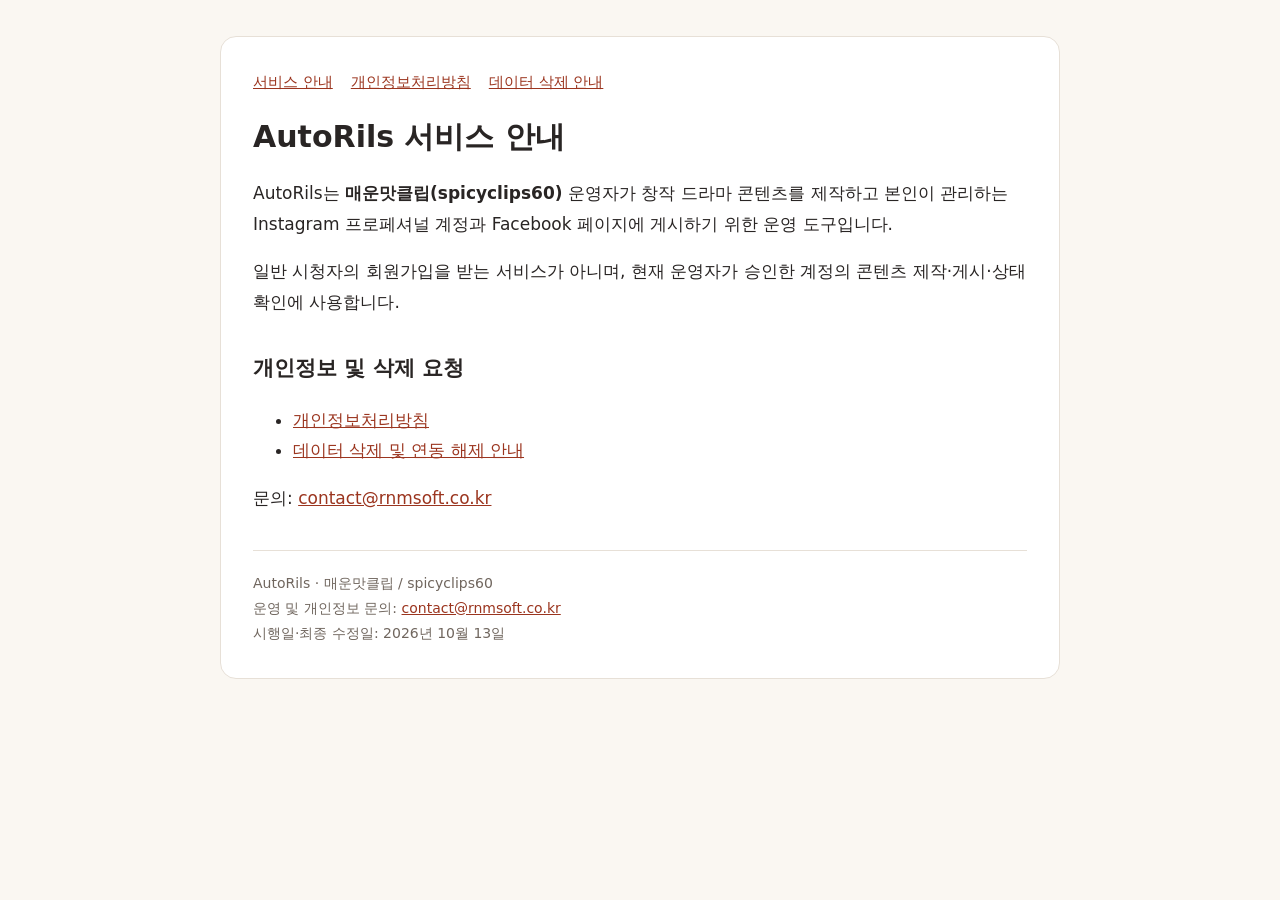
<file: index.html>
<!doctype html><html lang="ko"><head><meta charset="utf-8"><meta name="viewport" content="width=device-width,initial-scale=1"><title>AutoRils 서비스 안내 | AutoRils</title><meta name="description" content="AutoRils 매운맛클립의 AutoRils 서비스 안내"><link rel="stylesheet" href="style.css"></head><body><main><nav aria-label="안내 페이지"><a href="index.html">서비스 안내</a><a href="privacy.html">개인정보처리방침</a><a href="data-deletion.html">데이터 삭제 안내</a></nav><h1>AutoRils 서비스 안내</h1><p>AutoRils는 <strong>매운맛클립(spicyclips60)</strong> 운영자가 창작 드라마 콘텐츠를 제작하고 본인이 관리하는 Instagram 프로페셔널 계정과 Facebook 페이지에 게시하기 위한 운영 도구입니다.</p><p>일반 시청자의 회원가입을 받는 서비스가 아니며, 현재 운영자가 승인한 계정의 콘텐츠 제작·게시·상태 확인에 사용합니다.</p><h2>개인정보 및 삭제 요청</h2><ul><li><a href="privacy.html">개인정보처리방침</a></li><li><a href="data-deletion.html">데이터 삭제 및 연동 해제 안내</a></li></ul><p>문의: <a href="mailto:contact@rnmsoft.co.kr">contact@rnmsoft.co.kr</a></p><footer>AutoRils · 매운맛클립 / spicyclips60<br>운영 및 개인정보 문의: <a href="mailto:contact@rnmsoft.co.kr">contact@rnmsoft.co.kr</a><br>시행일·최종 수정일: 2026년 10월 13일</footer></main></body></html>
</file>
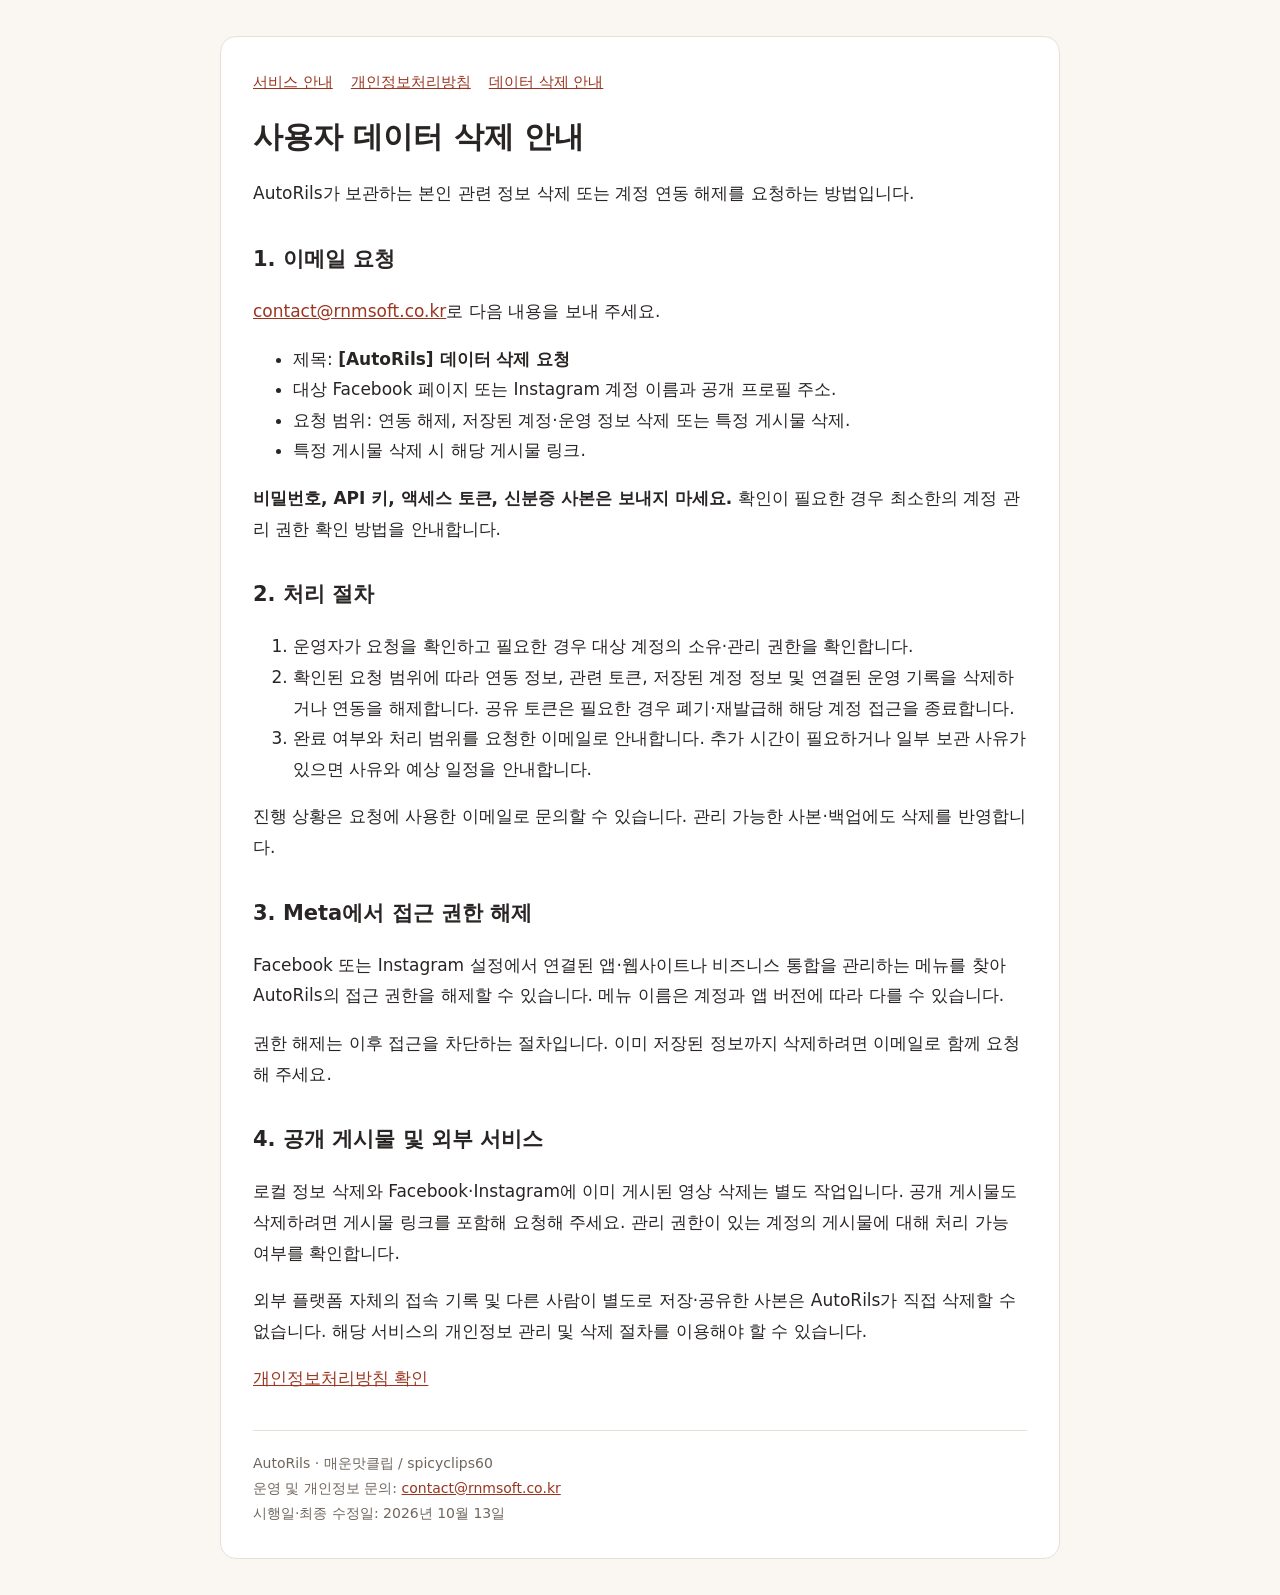
<file: data-deletion.html>
<!doctype html><html lang="ko"><head><meta charset="utf-8"><meta name="viewport" content="width=device-width,initial-scale=1"><title>사용자 데이터 삭제 안내 | AutoRils</title><meta name="description" content="AutoRils 매운맛클립의 사용자 데이터 삭제 안내"><link rel="stylesheet" href="style.css"></head><body><main><nav aria-label="안내 페이지"><a href="index.html">서비스 안내</a><a href="privacy.html">개인정보처리방침</a><a href="data-deletion.html">데이터 삭제 안내</a></nav><h1>사용자 데이터 삭제 안내</h1><p>AutoRils가 보관하는 본인 관련 정보 삭제 또는 계정 연동 해제를 요청하는 방법입니다.</p><h2>1. 이메일 요청</h2><p><a href="mailto:contact@rnmsoft.co.kr">contact@rnmsoft.co.kr</a>로 다음 내용을 보내 주세요.</p><ul><li>제목: <strong>[AutoRils] 데이터 삭제 요청</strong></li><li>대상 Facebook 페이지 또는 Instagram 계정 이름과 공개 프로필 주소.</li><li>요청 범위: 연동 해제, 저장된 계정·운영 정보 삭제 또는 특정 게시물 삭제.</li><li>특정 게시물 삭제 시 해당 게시물 링크.</li></ul><p><strong>비밀번호, API 키, 액세스 토큰, 신분증 사본은 보내지 마세요.</strong> 확인이 필요한 경우 최소한의 계정 관리 권한 확인 방법을 안내합니다.</p>
<h2>2. 처리 절차</h2><ol><li>운영자가 요청을 확인하고 필요한 경우 대상 계정의 소유·관리 권한을 확인합니다.</li><li>확인된 요청 범위에 따라 연동 정보, 관련 토큰, 저장된 계정 정보 및 연결된 운영 기록을 삭제하거나 연동을 해제합니다. 공유 토큰은 필요한 경우 폐기·재발급해 해당 계정 접근을 종료합니다.</li><li>완료 여부와 처리 범위를 요청한 이메일로 안내합니다. 추가 시간이 필요하거나 일부 보관 사유가 있으면 사유와 예상 일정을 안내합니다.</li></ol><p>진행 상황은 요청에 사용한 이메일로 문의할 수 있습니다. 관리 가능한 사본·백업에도 삭제를 반영합니다.</p>
<h2>3. Meta에서 접근 권한 해제</h2><p>Facebook 또는 Instagram 설정에서 연결된 앱·웹사이트나 비즈니스 통합을 관리하는 메뉴를 찾아 AutoRils의 접근 권한을 해제할 수 있습니다. 메뉴 이름은 계정과 앱 버전에 따라 다를 수 있습니다.</p><p>권한 해제는 이후 접근을 차단하는 절차입니다. 이미 저장된 정보까지 삭제하려면 이메일로 함께 요청해 주세요.</p>
<h2>4. 공개 게시물 및 외부 서비스</h2><p>로컬 정보 삭제와 Facebook·Instagram에 이미 게시된 영상 삭제는 별도 작업입니다. 공개 게시물도 삭제하려면 게시물 링크를 포함해 요청해 주세요. 관리 권한이 있는 계정의 게시물에 대해 처리 가능 여부를 확인합니다.</p><p>외부 플랫폼 자체의 접속 기록 및 다른 사람이 별도로 저장·공유한 사본은 AutoRils가 직접 삭제할 수 없습니다. 해당 서비스의 개인정보 관리 및 삭제 절차를 이용해야 할 수 있습니다.</p><p><a href="privacy.html">개인정보처리방침 확인</a></p><footer>AutoRils · 매운맛클립 / spicyclips60<br>운영 및 개인정보 문의: <a href="mailto:contact@rnmsoft.co.kr">contact@rnmsoft.co.kr</a><br>시행일·최종 수정일: 2026년 10월 13일</footer></main></body></html>
</file>
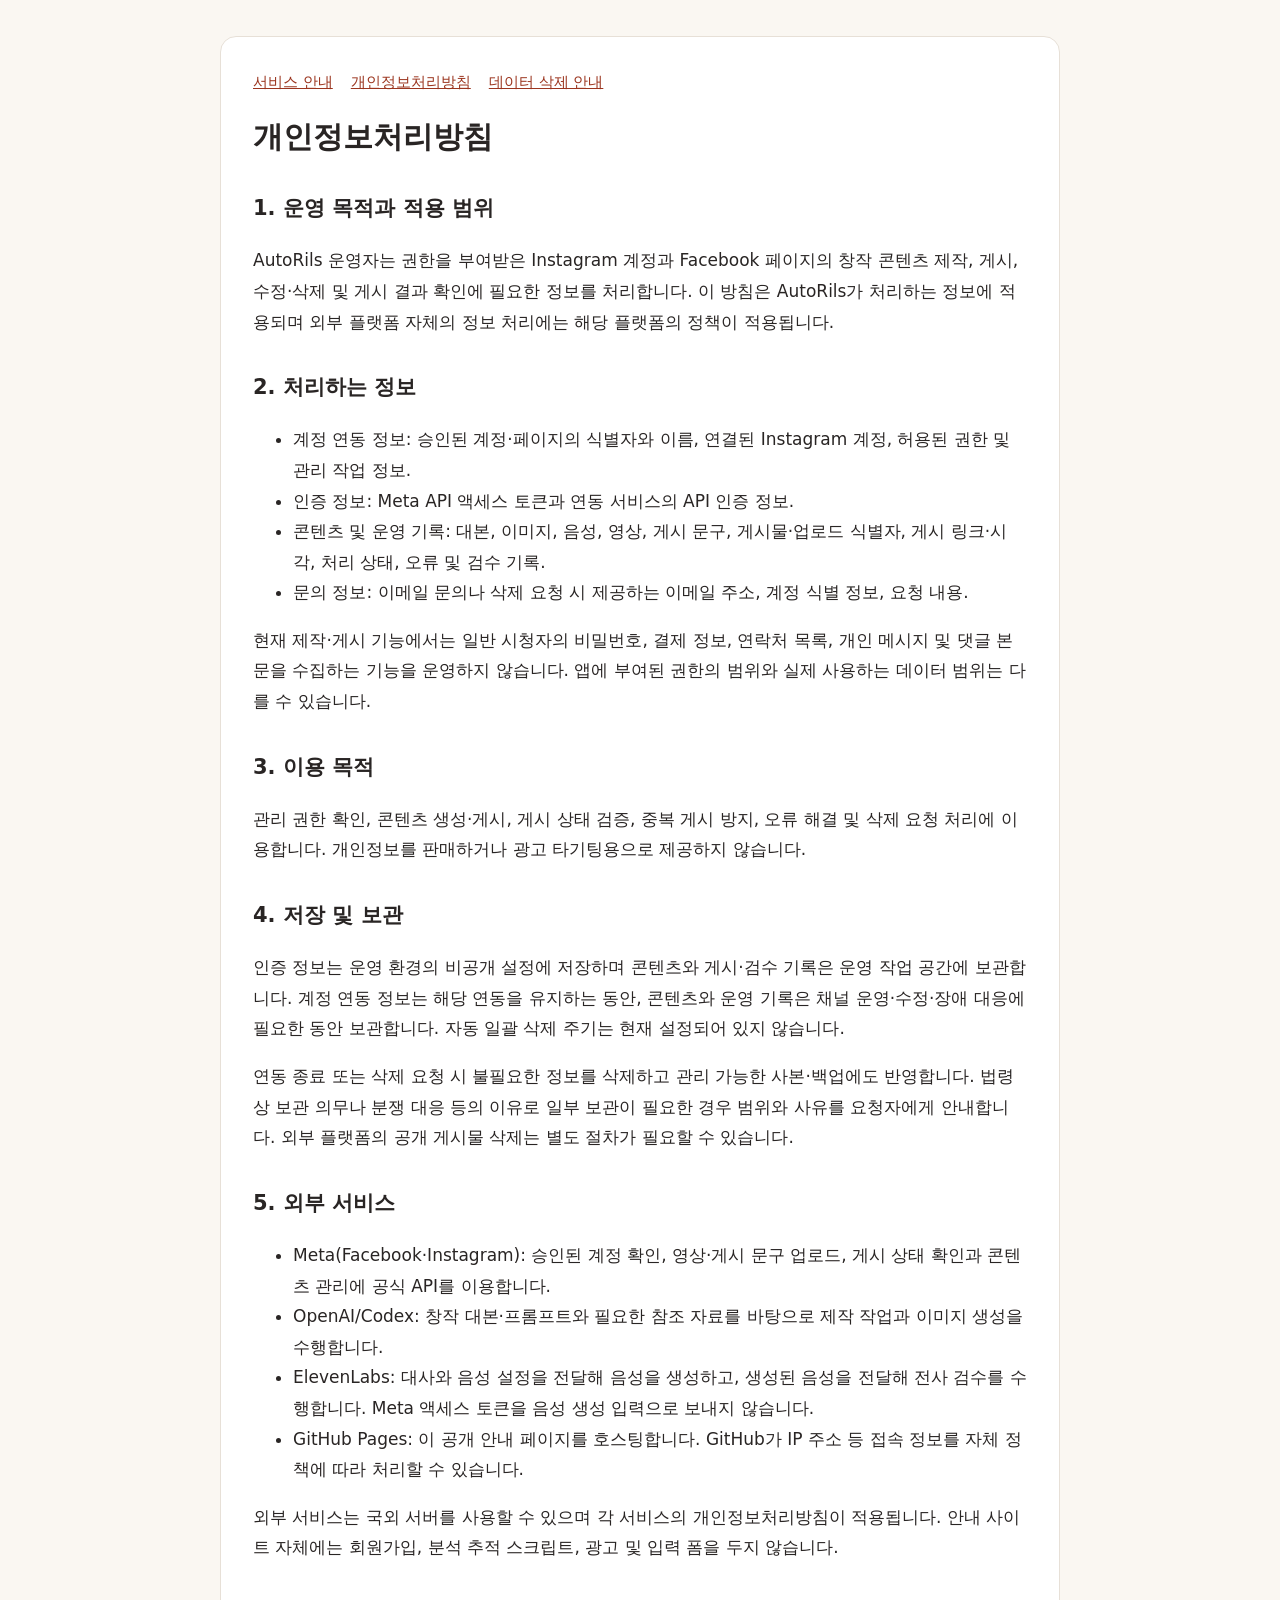
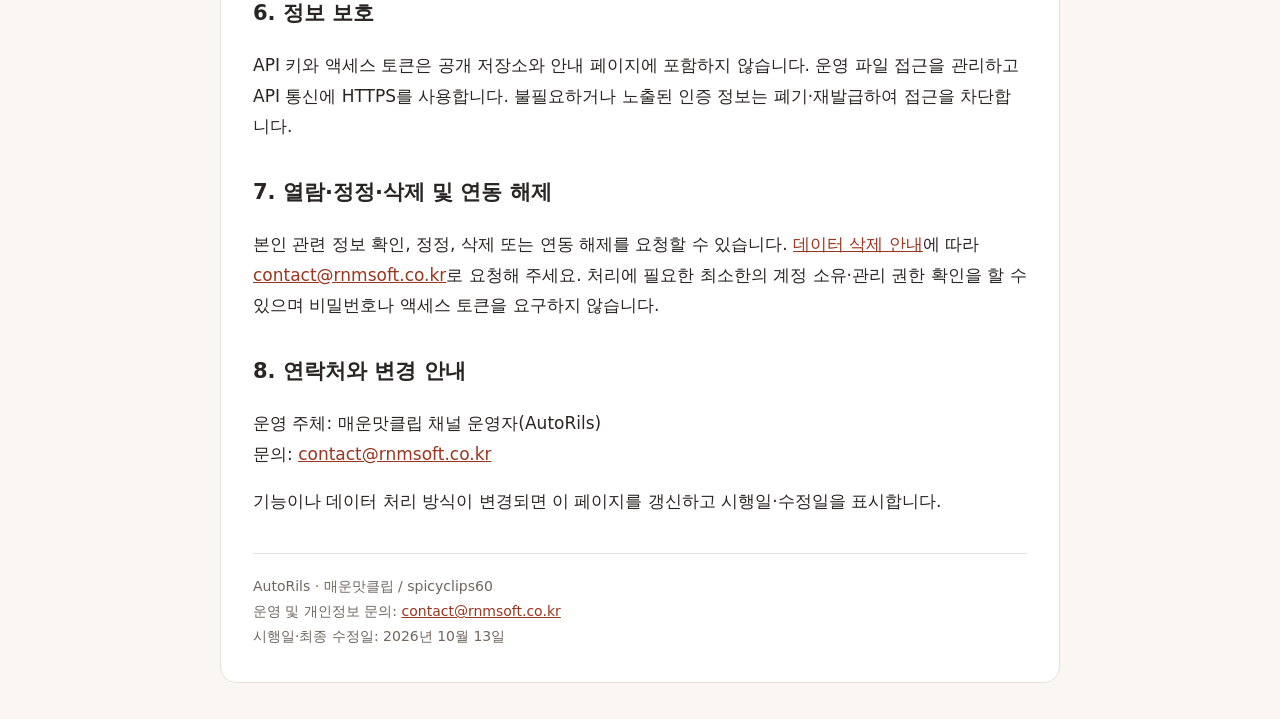
<file: privacy.html>
<!doctype html><html lang="ko"><head><meta charset="utf-8"><meta name="viewport" content="width=device-width,initial-scale=1"><title>개인정보처리방침 | AutoRils</title><meta name="description" content="AutoRils 매운맛클립의 개인정보처리방침"><link rel="stylesheet" href="style.css"></head><body><main><nav aria-label="안내 페이지"><a href="index.html">서비스 안내</a><a href="privacy.html">개인정보처리방침</a><a href="data-deletion.html">데이터 삭제 안내</a></nav><h1>개인정보처리방침</h1><h2>1. 운영 목적과 적용 범위</h2><p>AutoRils 운영자는 권한을 부여받은 Instagram 계정과 Facebook 페이지의 창작 콘텐츠 제작, 게시, 수정·삭제 및 게시 결과 확인에 필요한 정보를 처리합니다. 이 방침은 AutoRils가 처리하는 정보에 적용되며 외부 플랫폼 자체의 정보 처리에는 해당 플랫폼의 정책이 적용됩니다.</p>
<h2>2. 처리하는 정보</h2><ul><li>계정 연동 정보: 승인된 계정·페이지의 식별자와 이름, 연결된 Instagram 계정, 허용된 권한 및 관리 작업 정보.</li><li>인증 정보: Meta API 액세스 토큰과 연동 서비스의 API 인증 정보.</li><li>콘텐츠 및 운영 기록: 대본, 이미지, 음성, 영상, 게시 문구, 게시물·업로드 식별자, 게시 링크·시각, 처리 상태, 오류 및 검수 기록.</li><li>문의 정보: 이메일 문의나 삭제 요청 시 제공하는 이메일 주소, 계정 식별 정보, 요청 내용.</li></ul><p>현재 제작·게시 기능에서는 일반 시청자의 비밀번호, 결제 정보, 연락처 목록, 개인 메시지 및 댓글 본문을 수집하는 기능을 운영하지 않습니다. 앱에 부여된 권한의 범위와 실제 사용하는 데이터 범위는 다를 수 있습니다.</p>
<h2>3. 이용 목적</h2><p>관리 권한 확인, 콘텐츠 생성·게시, 게시 상태 검증, 중복 게시 방지, 오류 해결 및 삭제 요청 처리에 이용합니다. 개인정보를 판매하거나 광고 타기팅용으로 제공하지 않습니다.</p>
<h2>4. 저장 및 보관</h2><p>인증 정보는 운영 환경의 비공개 설정에 저장하며 콘텐츠와 게시·검수 기록은 운영 작업 공간에 보관합니다. 계정 연동 정보는 해당 연동을 유지하는 동안, 콘텐츠와 운영 기록은 채널 운영·수정·장애 대응에 필요한 동안 보관합니다. 자동 일괄 삭제 주기는 현재 설정되어 있지 않습니다.</p><p>연동 종료 또는 삭제 요청 시 불필요한 정보를 삭제하고 관리 가능한 사본·백업에도 반영합니다. 법령상 보관 의무나 분쟁 대응 등의 이유로 일부 보관이 필요한 경우 범위와 사유를 요청자에게 안내합니다. 외부 플랫폼의 공개 게시물 삭제는 별도 절차가 필요할 수 있습니다.</p>
<h2>5. 외부 서비스</h2><ul><li>Meta(Facebook·Instagram): 승인된 계정 확인, 영상·게시 문구 업로드, 게시 상태 확인과 콘텐츠 관리에 공식 API를 이용합니다.</li><li>OpenAI/Codex: 창작 대본·프롬프트와 필요한 참조 자료를 바탕으로 제작 작업과 이미지 생성을 수행합니다.</li><li>ElevenLabs: 대사와 음성 설정을 전달해 음성을 생성하고, 생성된 음성을 전달해 전사 검수를 수행합니다. Meta 액세스 토큰을 음성 생성 입력으로 보내지 않습니다.</li><li>GitHub Pages: 이 공개 안내 페이지를 호스팅합니다. GitHub가 IP 주소 등 접속 정보를 자체 정책에 따라 처리할 수 있습니다.</li></ul><p>외부 서비스는 국외 서버를 사용할 수 있으며 각 서비스의 개인정보처리방침이 적용됩니다. 안내 사이트 자체에는 회원가입, 분석 추적 스크립트, 광고 및 입력 폼을 두지 않습니다.</p>
<h2>6. 정보 보호</h2><p>API 키와 액세스 토큰은 공개 저장소와 안내 페이지에 포함하지 않습니다. 운영 파일 접근을 관리하고 API 통신에 HTTPS를 사용합니다. 불필요하거나 노출된 인증 정보는 폐기·재발급하여 접근을 차단합니다.</p>
<h2>7. 열람·정정·삭제 및 연동 해제</h2><p>본인 관련 정보 확인, 정정, 삭제 또는 연동 해제를 요청할 수 있습니다. <a href="data-deletion.html">데이터 삭제 안내</a>에 따라 <a href="mailto:contact@rnmsoft.co.kr">contact@rnmsoft.co.kr</a>로 요청해 주세요. 처리에 필요한 최소한의 계정 소유·관리 권한 확인을 할 수 있으며 비밀번호나 액세스 토큰을 요구하지 않습니다.</p>
<h2>8. 연락처와 변경 안내</h2><p>운영 주체: 매운맛클립 채널 운영자(AutoRils)<br>문의: <a href="mailto:contact@rnmsoft.co.kr">contact@rnmsoft.co.kr</a></p><p>기능이나 데이터 처리 방식이 변경되면 이 페이지를 갱신하고 시행일·수정일을 표시합니다.</p><footer>AutoRils · 매운맛클립 / spicyclips60<br>운영 및 개인정보 문의: <a href="mailto:contact@rnmsoft.co.kr">contact@rnmsoft.co.kr</a><br>시행일·최종 수정일: 2026년 10월 13일</footer></main></body></html>
</file>
<file: style.css>
*{box-sizing:border-box}body{margin:0;background:#faf7f2;color:#292524;font:17px/1.8 system-ui,-apple-system,sans-serif}main{max-width:840px;margin:36px auto;padding:32px;background:white;border:1px solid #e7e0d7;border-radius:16px}h1{font-size:30px;line-height:1.4}h2{font-size:21px;margin-top:32px}a{color:#9b351f}nav{display:flex;gap:18px;flex-wrap:wrap;font-size:15px}footer{color:#70665e;font-size:14px;border-top:1px solid #e7e0d7;margin-top:36px;padding-top:20px}@media(max-width:600px){main{margin:0;padding:24px 20px;border:0;border-radius:0}h1{font-size:26px}}
</file>
